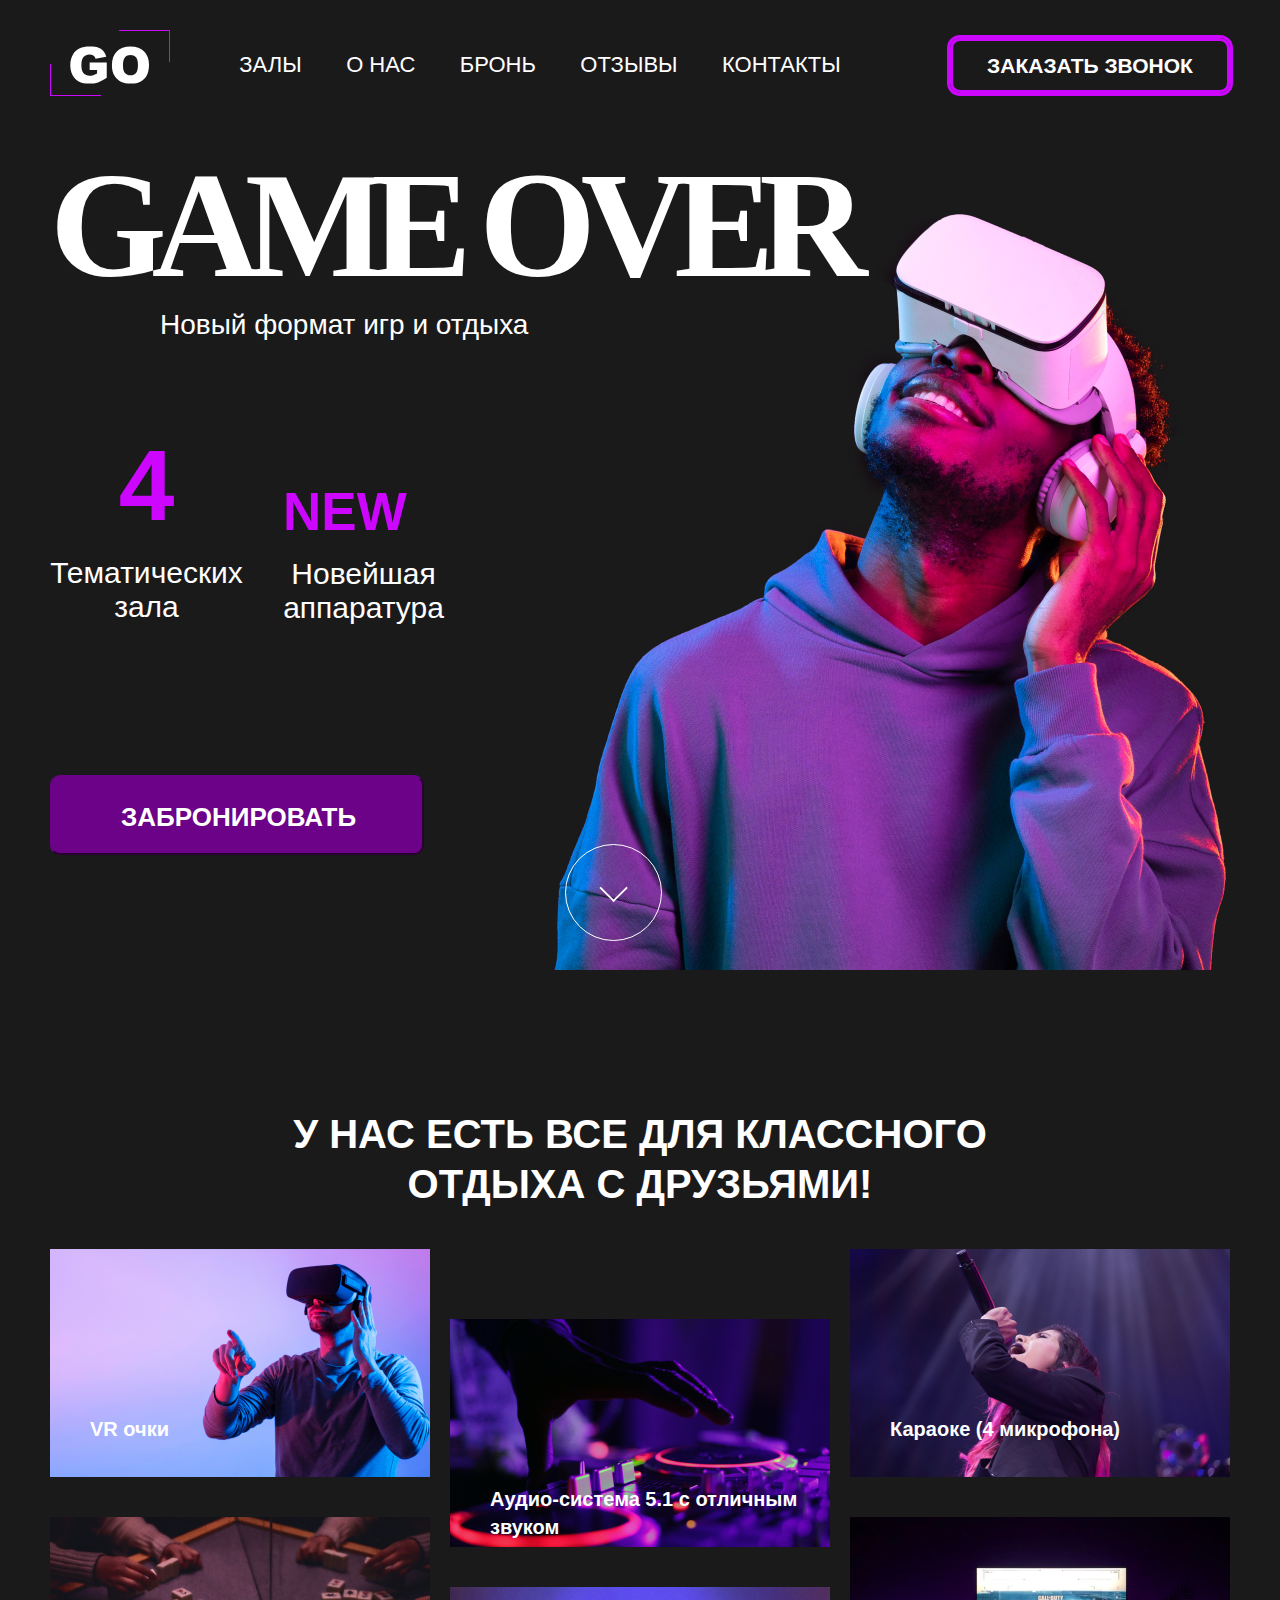
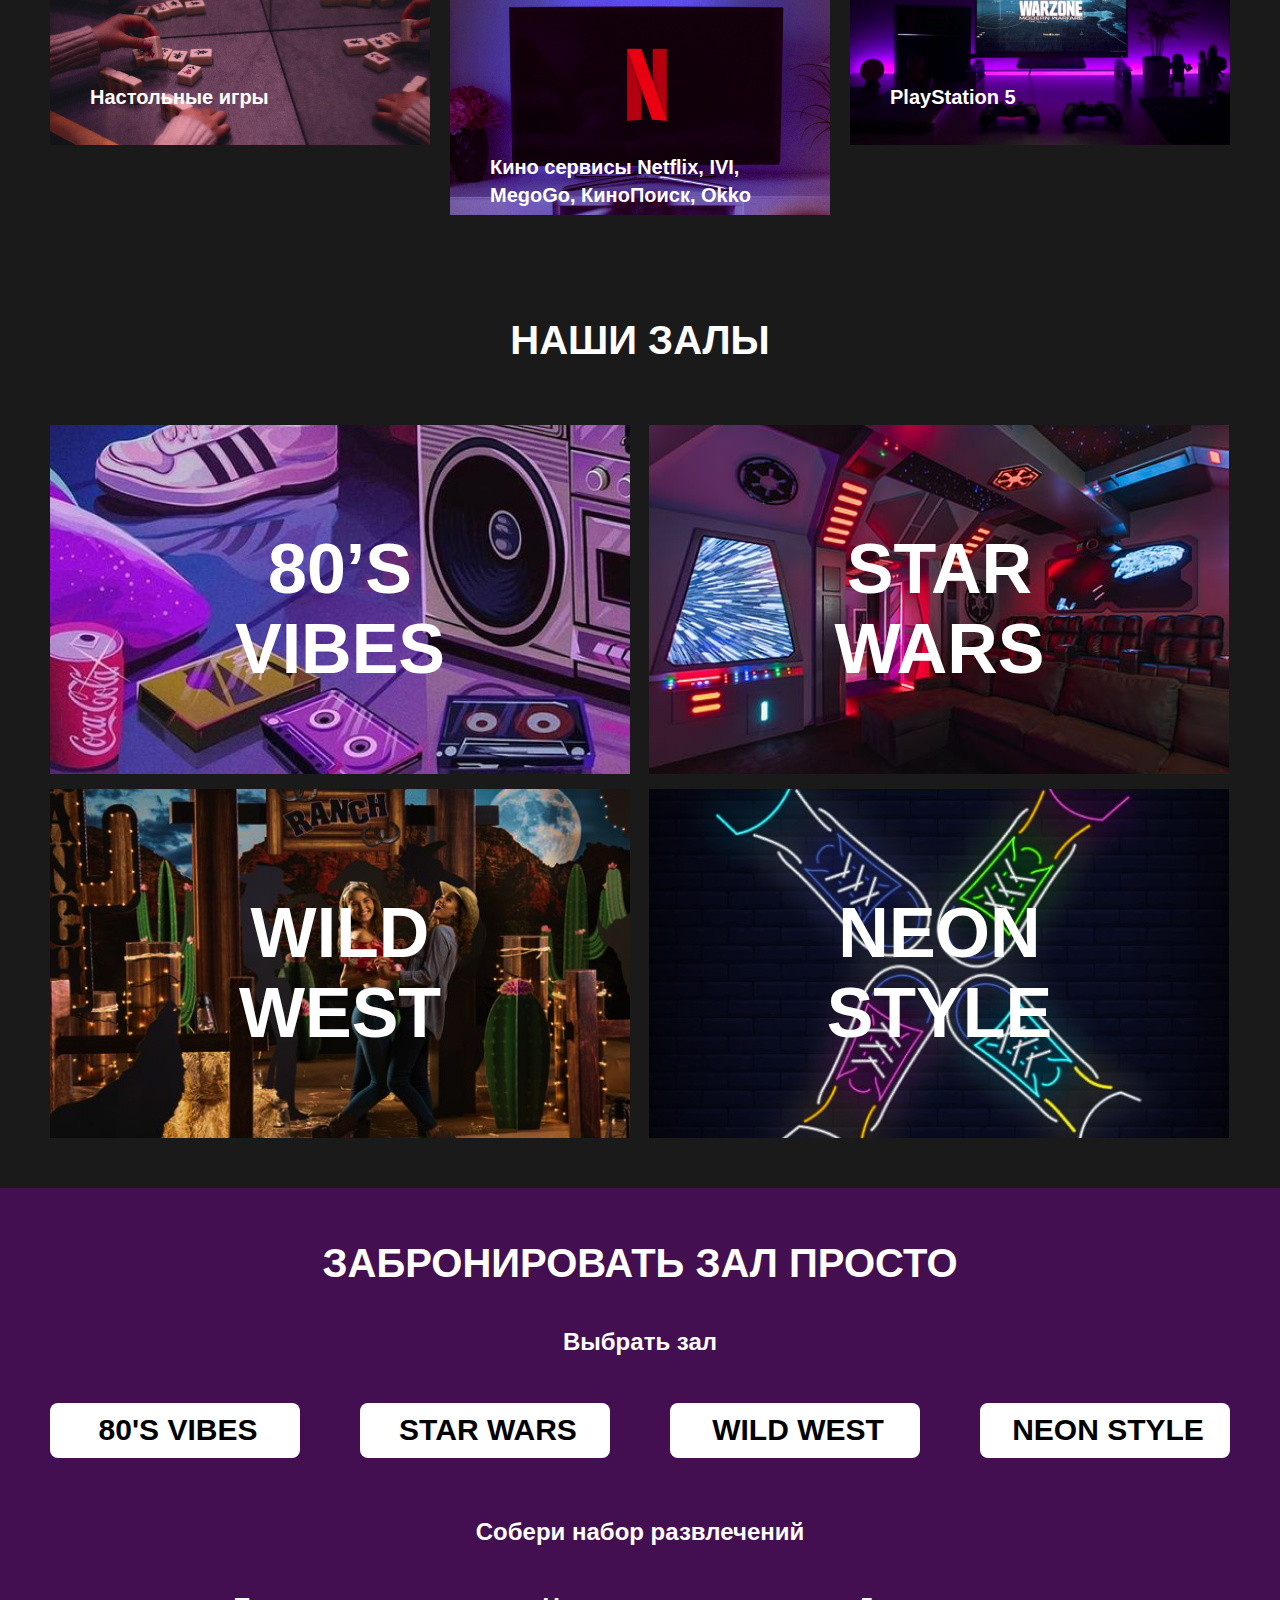
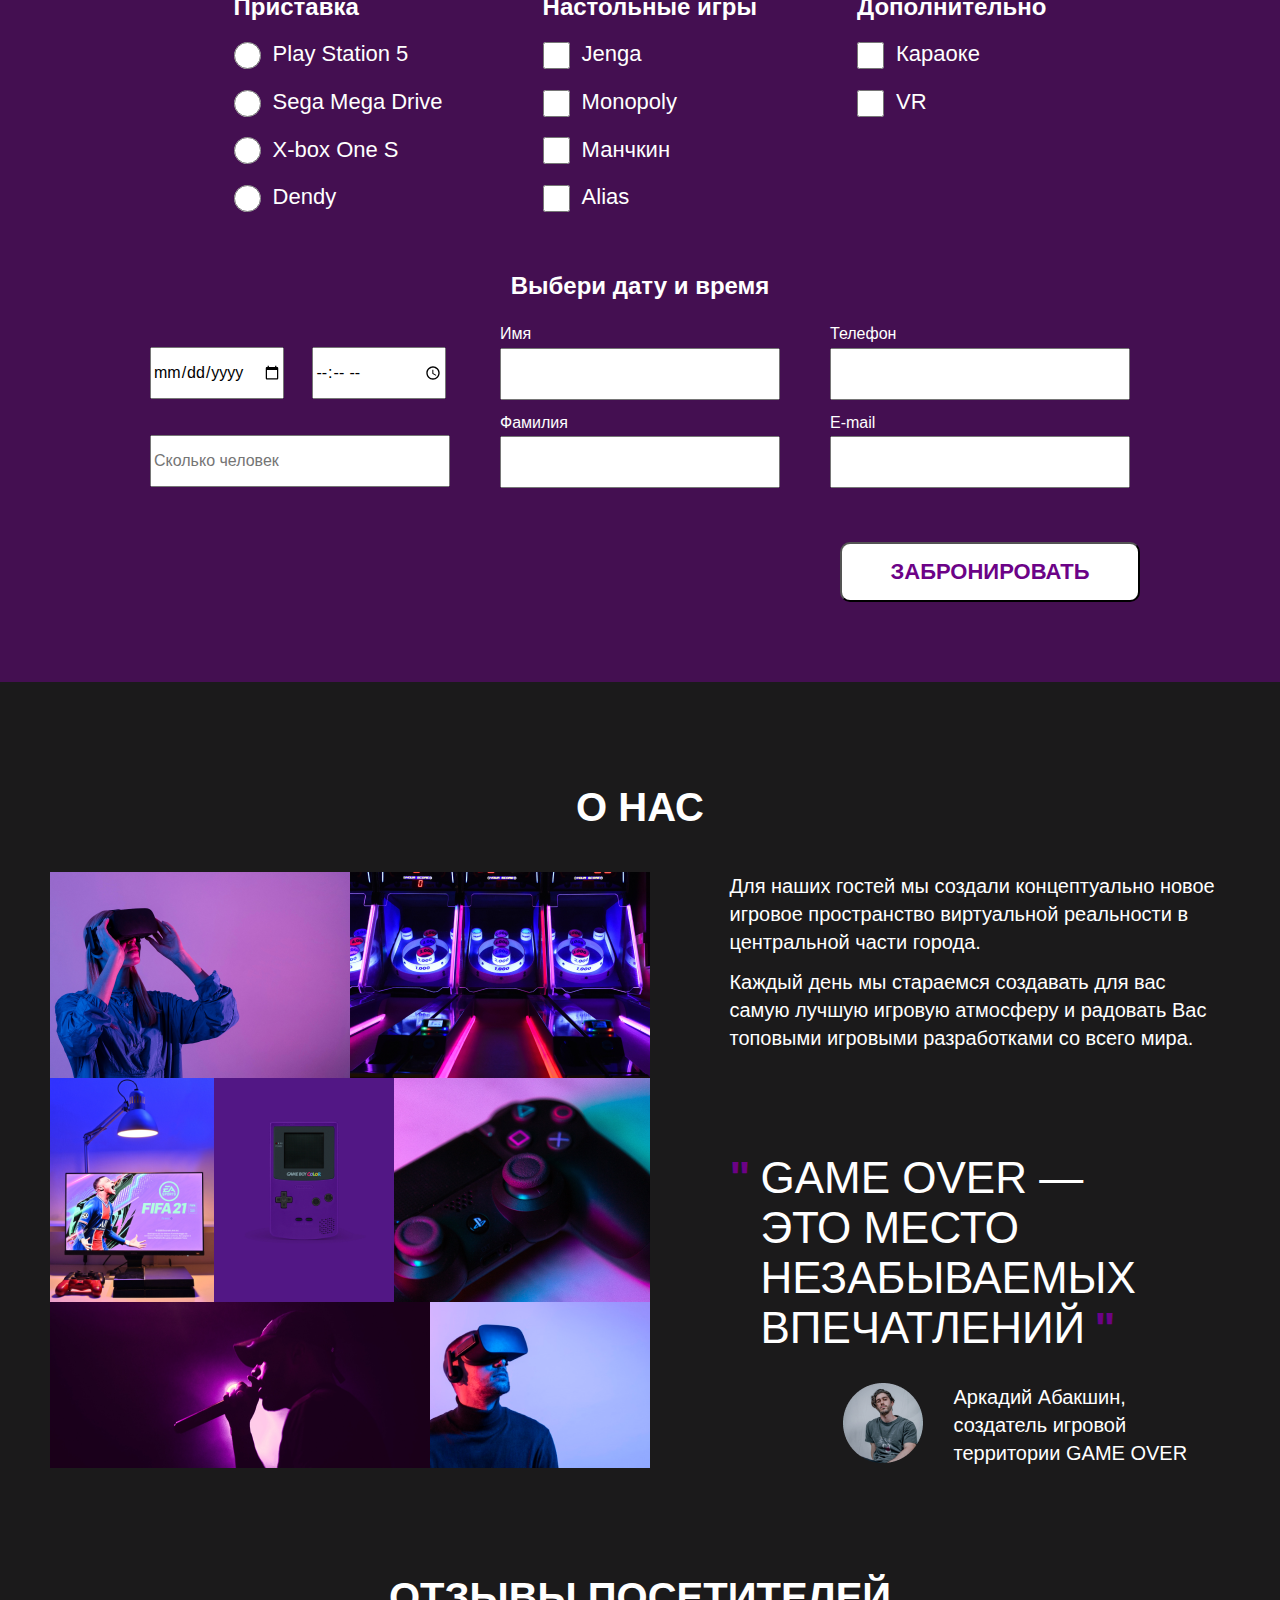
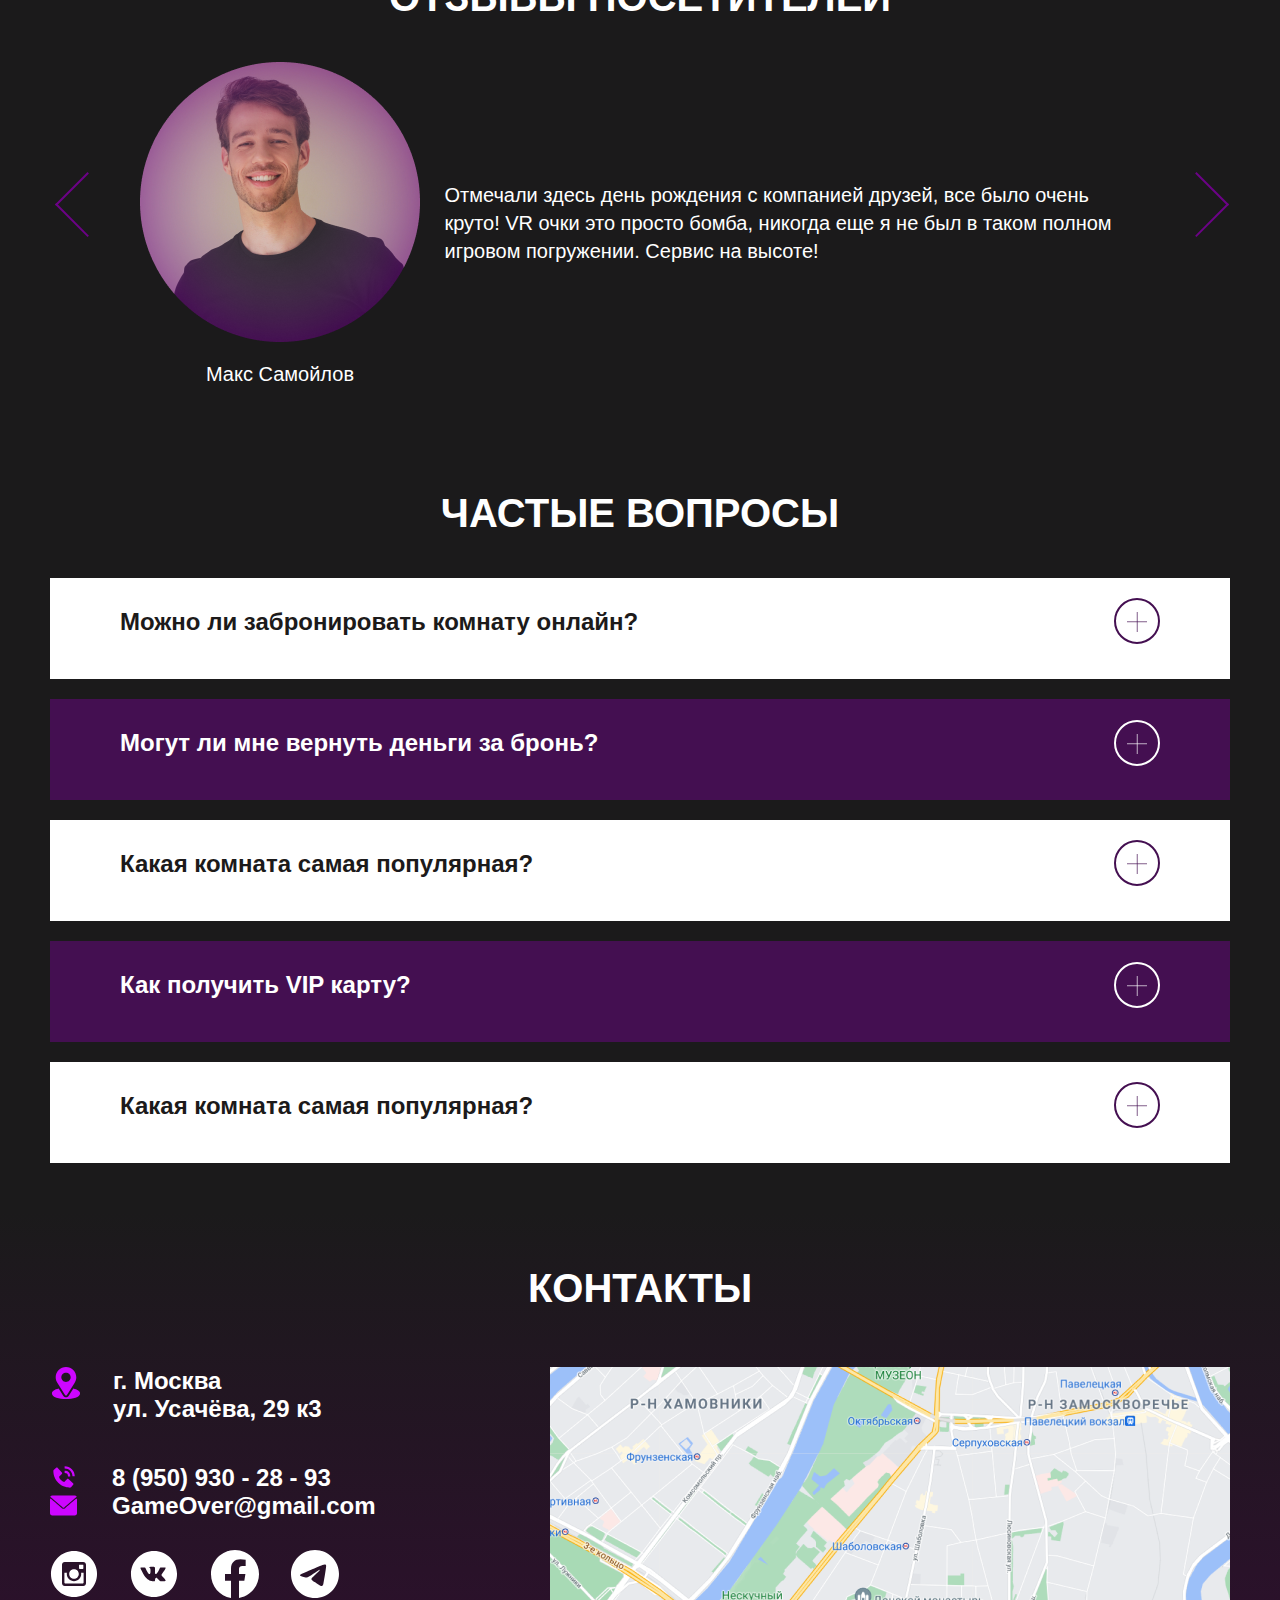
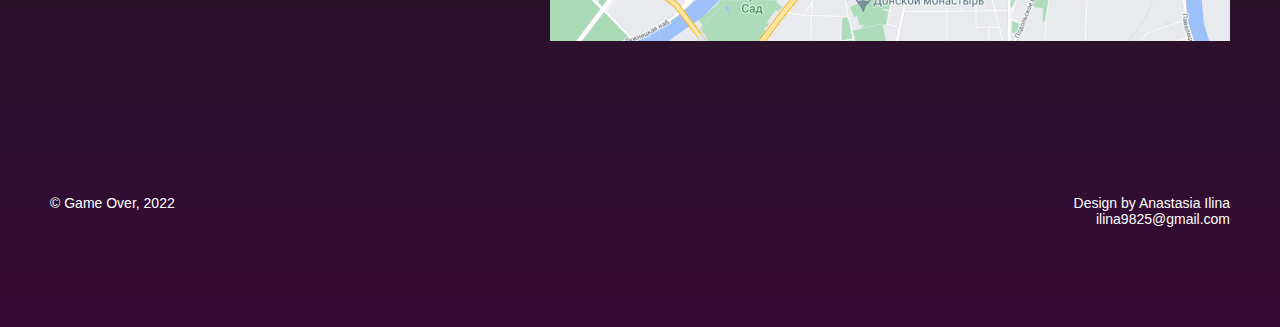
<file: index.html>
<!DOCTYPE html>
<html lang="ru">
<head>
  <meta charset="UTF-8">
  <title>GO</title>
  <link rel="icon" type="image/svg+xml" href="head/img/icon.svg">
  <link rel="stylesheet" href="style/style.css">
  <meta name="viewport" content="width=device-width, initial-scale=1">
  <script src="scripts/script.js" defer></script>
</head>
<body>

<header>
  <div class="container-menu">
    <div class="menu__adaptive">
      <div class="menu">
        <a href="index.html">
          <img class="menu__img" src="menu/img/logo.svg" alt="GO">
        </a>

        <div class="menu__nav">

          <img class="menu__img-menu" src="menu/img/menu.svg" alt="menu">

          <ul class="menu__list">
            <li class="menu__item">
              <a href="#zal">ЗАЛЫ</a>
            </li>
            <li class="menu__item">
              <a href="#about">О НАС</a>
            </li>
            <li class="menu__item">
              <a href="#order">БРОНЬ</a>
            </li>
            <li class="menu__item">
              <a href="#feedback">ОТЗЫВЫ</a>
            </li>
            <li class="menu__item">
              <a href="#contacts">КОНТАКТЫ</a>
            </li>
          </ul>
        </div>

        <button class="menu__order">Заказать звонок</button>
      </div>

      <div class="menu__nav-mobile">
        <ul class="menu__list">
          <li class="menu__item">
            <a href="#zal">ЗАЛЫ</a>
          </li>
          <li class="menu__item">
            <a href="#about">О НАС</a>
          </li>
          <li class="menu__item">
            <a href="#order">БРОНЬ</a>
          </li>
          <li class="menu__item">
            <a href="#feedback">ОТЗЫВЫ</a>
          </li>
          <li class="menu__item">
            <a href="#contacts">КОНТАКТЫ</a>
          </li>
        </ul>

        <button class="menu__order">Заказать звонок</button>
      </div>
    </div>

  </div>
</header>

<main>
  <div class="modal">
    <div class="modal__main">
      <h2 class="modal__heading">
        Заказать звонок
      </h2>
      <form action="">
        <label class="modal__label">Имя:
          <input class="modal__input" type="text" name="name">
        </label>
        <label class="modal__label">Телефон:
          <input class="modal__input" type="tel" name="phone">
        </label >
        <button class="modal__submit" type="submit">Позвонить мне</button>
      </form>
      <button class="modal__close">&#10006;</button>
    </div>
  </div>
  <section class="banner">
    <div class="container">

      <h1 class="banner__start-word">
        GAME OVER
      </h1>
      <p class="banner__text">
        Новый формат игр и отдыха
      </p>

      <div class="banner__blocks">
        <div class="banner__block1">
          <p class="banner__1tittle1">4</p>
          <p class="banner__1tittle2">
            <span>
            Тематических
            </span><span>
            зала
            </span>
          </p>
        </div>

        <div class="banner__block2">
          <p class="banner__2tittle1">new</p>
          <p class="banner__2tittle2">Новейшая
            аппаратура
          </p>
        </div>
        <a class="banner__circle" href="#happy"></a>
      </div>

      <form action="#order" class="banner__form">
        <button class="banner__p-checkbox" alt="Забронировать">
          Забронировать
        </button>
      </form>

    </div>
  </section>

  <section class="happy" id="happy">
    <div class="container">
      <h2 class="happy__text"><p>У нас есть все для классного</p>
        <p>отдыха с друзьями!</p></h2>

      <ul class="happy__list">
        <li class="happy__item happy__item_1 happy__item_1-img">
          <p class="happy__p">
            VR очки
          </p>
        </li>
        <li class="happy__item happy__item_2 happy__item_2-img">
          <p class="happy__p">
            Аудио-система 5.1
            с отличным звуком
          </p>
        </li>
        <li class="happy__item happy__item_3 happy__item_3-img">
          <p class="happy__p">
            Караоке (4 микрофона)
          </p>
        </li>
        <li class="happy__item happy__item_4 happy__item_4-img">
          <p class="happy__p">
            Настольные игры
          </p>
        </li>
        <li class="happy__item happy__item_5 happy__item_5-img">
          <p class="happy__p">
            Кино сервисы Netflix, IVI, MegoGo, КиноПоиск, Okko
          </p>
        </li>
        <li class="happy__item happy__item_6 happy__item_6-img">
          <p class="happy__p">
            РlаyStаtiоn 5
          </p>
        </li>
      </ul>

    </div>
  </section>

  <section class="halls" id="zal">
    <div class="container">

      <h2 class="halls__text">Наши залы</h2>

        <div class="halls__block">
          <p class="halls__block-text halls__block1 halls__bloc-uni">
            <span>
            80’s
            </span><span>
            vibes
          </span>
          </p>
        </div>

        <div class="halls__block">
          <p class="halls__block-text halls__bloc-uni halls__block2"><span>Star</span><span>wars</span></p>
        </div>

        <div class="halls__block">
          <p class="halls__block-text halls__bloc-uni halls__block3"><span>wild</span><span>west</span></p>
        </div>

        <div class="halls__block">
          <p class="halls__block-text halls__bloc-uni halls__block4"><span>neon</span><span>style</span></p>
        </div>

    </div>
  </section>

  <section class="form" id="order">
    <div class="container">

    <h2 class="form__title">
      Забронировать зал просто
    </h2>
      <!--TODO Доделать стили input radio класс:checked::псевдоэдлементы-->
    <form action="https://jsonplaceholder.typicode.com/posts" method="POST">
      <h3 class="form__main-text">Выбрать зал</h3>
      <div class="form__list-halls">
        <label class="form__item" for="halls1">
            <input type="radio" name="halls" id="halls1" value="80's">80's vibes
        </label>
        <label class="form__item" for="halls2">
            <input type="radio" name="halls" id="halls2" value="SW">Star Wars
        </label>
        <label class="form__item" for="halls3">
            <input type="radio" name="halls" id="halls3" value="Ww">Wild west
        </label>
        <label class="form__item" for="halls4">
            <input type="radio" name="halls" id="halls4" value="Nn">Neon style
        </label>
      </div>
        <h3 class="form__main-text">Собери набор развлечений</h3>

      <div class="form__main-item">
        <div class="form__list-pr">
          <h3 class="form__text-pr">Приставка</h3>
          <label class="form__item-pr" for="pr1">
            <input class="form__style" type="radio" name="gamepad" id="pr1" value="PS5">Play Station 5
          </label>
          <label class="form__item-pr" for="pr2">
            <input class="form__style" type="radio" name="gamepad" id="pr2" value="SMD">Sega Mega Drive
          </label>
          <label class="form__item-pr" for="pr3">
            <input class="form__style" type="radio" name="gamepad" id="pr3" value="X-BoxOS">X-box One S
          </label>
          <label class="form__item-pr" for="pr4">
            <input class="form__style" type="radio" name="gamepad" id="pr4" value="Dendy">Dendy
          </label>
        </div>

      <div class="form__list-pr">
        <h3 class="form__text-pr">Настольные игры</h3>
        <label class="form__item-pr" for="g1">
          <input class="form__style" type="checkbox" name="games" id="g1" value="Jenga">Jenga
        </label>
        <label class="form__item-pr" for="g2">
          <input class="form__style" type="checkbox" name="games" id="g2" value="Monopoly">Monopoly
        </label>
        <label class="form__item-pr" for="g3">
          <input class="form__style" type="checkbox" name="games" id="g3" value="Манчкин">Манчкин
        </label>
        <label class="form__item-pr" for="g4">
          <input class="form__style" type="checkbox" name="games" id="g4" value="Alias">Alias
        </label>
      </div>

      <div class="form__list-pr">
        <h3 class="form__text-pr">Дополнительно</h3>
        <label class="form__item-pr" for="a1">
          <input class="form__style" type="checkbox" name="additionally" id="a1" value="karaoke">Караоке
        </label>
        <label class="form__item-pr" for="a2">
          <input class="form__style" type="checkbox" name="additionally" id="a2" value="VR">VR
        </label>
      </div>
      </div>

      <h3 class="form__main-text">Выбери дату и время</h3>

      <div class="form__date-time_768">
        <label class="form__list-date form__list-date2" for="date1">
          <input class="form__item-date" type="date" id="date1" required name="date">
        </label>
        <label class="form__list-date form__list-date2-2" for="time1">
          <input class="form__item-date" name="time" type="time" id="time1" required>
        </label>
        <label class="form__list-hm" for="howmuch2">
          <input class="form__item-hm" type="number" placeholder="Сколько человек" name="number" id="howmuch2" required>
        </label>
      </div>

      <div class="form__some-blocks">
      <div class="form__date-time">
      <label class="form__list-date form__list-date2" for="date">
        <input class="form__item-date" type="date" id="date" required name="date">
      </label>
      <label class="form__list-date form__list-date2-2" for="time">
        <input class="form__item-date" name="time" type="time" id="time" required>
      </label>
      <label class="form__list-hm" for="howmuch">
        <input class="form__item-hm" type="number" placeholder="Сколько человек" name="number" id="howmuch" required>
      </label>
      </div>


      <div class="form__name">
        <label class="form__blocks-name">
          <span class="forms__span">Имя</span>
          <input class="form__block" type="text" name="name" required>
        </label>
        <label class="form__blocks-surname">
          <span class="forms__span">Фамилия</span>
          <input class="form__block" type="text" name="surname" required>
        </label>
      </div>

      <div class="form__contacts">
        <label class="form__blocks-contacts">
          <span class="forms__span">
            Телефон
          </span>
          <input class="form__blocks" type = "tel" name="tel" required pattern = "^\+?[7-8]-?[0-9]{3}-?[0-9]{3}-?[0-9]{2}-?[0-9]{2}$" title="+7-___-___-__-__">
        </label>
        <label>
          <span class="forms__span">
            E-mail
          </span>
          <input class="form__blocks" type="email" name="email" required>
        </label>
      </div>
      </div>


      <label class="form__submits">
        <input class="form__submit" type = "submit" name="submit" value = "Забронировать">
      </label>


    </form>
    </div>
  </section>

  <section class="about" id="about">
    <div class="container">

      <h2 class="about__start-word">О нас</h2>

        <div class="about__block about__block-1">
        </div>

        <div class="about__block about__block-2">
          <div class="about__text">
            <p class="about__into-text-1">
              Для наших гостей мы создали концептуально новое игровое
              пространство виртуальной реальности
              в центральной части города.
            </p>
            <p class="about__into-text-2">
              Каждый день мы стараемся создавать
              для вас самую лучшую игровую атмосферу
              и радовать Вас топовыми игровыми разработками
              со всего мира.
            </p>
          </div>

          <article class="about__heading">
            <p>
              GAME OVER —
            </p>
            <p>
              это место незабываемых впечатлений
            </p>
          </article>

          <article class="about__heading-2">
            <p>
              GAME OVER — это
            </p>
            <p>
              место незабываемых
            </p>
            <p>
              впечатлений
            </p>
          </article>

          <figure class="about__boss">
            <img class="about__img" src="about/img/boss.png" alt="boss">
            <figcaption class="about__name-of-boss">
              <p>
                Аркадий Абакшин,
              </p>
              <p>
                создатель игровой
              </p>
              <p>
                территории GAME OVER
              </p>
            </figcaption>
          </figure>
        </div>

      <div class="about__block about__text_768">
        <p class="about__into-text-1_768">
          Для наших гостей мы создали концептуально новое игровое
          пространство виртуальной реальности
          в центральной части города.
        </p>
        <p class="about__into-text-2_768">
          Каждый день мы стараемся создавать
          для вас самую лучшую игровую атмосферу
          и радовать Вас топовыми игровыми разработками
          со всего мира.
        </p>
      </div>

        <article class="about__heading_768">
          <p>
            GAME OVER — это место
          </p>
          <p>
            незабываемых впечатлений
          </p>
        </article>

        <figure class="about__boss_768">
          <img src="about/img/boss.png" alt="boss">
          <figcaption>
            <p>
              Аркадий Абакшин,
            </p>
            <p>
              создатель игровой
            </p>
            <p>
              территории GAME OVER
            </p>
          </figcaption>
        </figure>
      </div>
  </section>

  <section class="feedback" id="feedback">
    <div class="container">
      <h2 class="feedback__start-word">Отзывы посетителей</h2>

      <ul class="feedback__main-block">
        <li class="feedback__blocks">
          <figure class="feedback__block feedback__block-1 feedback__block-text ">
            <img class="feedback__img feedback__img-1" src="feedback/img/person.png" alt="first person">
            <figcaption>
              Макс Самойлов
            </figcaption>
          </figure>

          <p class="feedback__block feedback__block-2">Отмечали здесь день рождения с компанией друзей, все было очень круто! VR очки это просто бомба, никогда еще я не был в таком полном игровом погружении. Сервис на высоте!</p>
        </li>
    </ul>

    </div>
  </section>

  <section class="questions">
    <div class="container">

      <h2 class="questions__start-word">Частые вопросы</h2>

      <ul>
        <li class="questions__block questions__block-white ">
          <h3>
            <button class="questions__button questions__text-white">
              <span class="questions__text">
                Можно ли забронировать комнату онлайн?
              </span>
            </button>
          </h3>
            <div class="questions__text-wrapper">
              <p class="questions__text-footer">
                Да, забронировать комнату вы можете онлайн, заполнив форму на нашем сайте. Также вы можете забронировать комнату позвонив по телефону 8 (999) 958 - 48 - 38
              </p>
            </div>
        </li>

        <li class="questions__block questions__block-purple ">
          <h3>
            <button class="questions__button questions__text-purple">
              <span class="questions__text">
              Могут ли мне вернуть деньги за бронь?
            </span>
            </button>
          </h3>
          <div class="questions__text-wrapper">
            <p class="questions__text-footer questions__text-footer-purple">
              Да, забронировать комнату вы можете онлайн, заполнив форму на нашем сайте. Также вы можете забронировать комнату позвонив по телефону 8 (999) 958 - 48 - 38
            </p>
          </div>
        </li>

        <li class="questions__block questions__block-white ">
          <h3>
            <button class="questions__button questions__text-white">
              <span class="questions__text">
                Какая комната самая популярная?
              </span>
            </button>
          </h3>
          <div class="questions__text-wrapper">
            <p class="questions__text-footer">
              Да, забронировать комнату вы можете онлайн, заполнив форму на нашем сайте. Также вы можете забронировать комнату позвонив по телефону 8 (999) 958 - 48 - 38
            </p>
          </div>
        </li>

        <li class="questions__block questions__block-purple ">
          <h3>
            <button class="questions__button questions__text-purple">
              <span class="questions__text">
              Как получить VIP карту?
            </span>
            </button>
          </h3>
          <div class="questions__text-wrapper">
            <p class="questions__text-footer questions__text-footer-purple">
              Да, забронировать комнату вы можете онлайн, заполнив форму на нашем сайте. Также вы можете забронировать комнату позвонив по телефону 8 (999) 958 - 48 - 38
            </p>
          </div>
        </li>


        <li class="questions__block questions__block-white ">
          <h3>
            <button class="questions__button questions__text-white">
              <span class="questions__text">
                Какая комната самая популярная?
              </span>
            </button>
          </h3>
          <div class="questions__text-wrapper">
            <p class="questions__text-footer">
              Да, забронировать комнату вы можете онлайн, заполнив форму на нашем сайте. Также вы можете забронировать комнату позвонив по телефону 8 (999) 958 - 48 - 38
            </p>
          </div>
        </li>
      </ul>

    </div>
  </section>

</main>

<footer>
  <section class="contacts" id="contacts">
    <div class="container">

      <h2 class="contacts__text">Контакты</h2>

      <div class="contacts__blocks">
        <div class="contacts__blocks1">
      <ul class="contacts__block">
        <li class="contacts__block-adres contacts__link_adres" >
          <p class="contacts__link contacts__link_p">
            <span>г. Москва</span>
            <span>ул. Усачёва, 29 к3</span>
          </p>

        </li>
        <li>
          <a class="contacts__link contacts__link_phone contacts__link_a" href = "tel:89509302893">
            8 (950) 930 - 28 - 93
          </a>
        </li>
        <li>
          <a class="contacts__link contacts__link_mail contacts__link_a" href = "mailto:info@vrmotion.com.ua">
            GameOver@gmail.com
          </a>
        </li>
      </ul>

      <ul class="contacts__messagers">
        <li class="contacts__mes">
          <a href="https://instagram.com" class="contacts__links" aria-label="Ссылка">
            <svg  width="50" height="50" fill="currentColor" viewbox="0 0 50 50" xmlns="http://www.w3.org/2000/svg">
              <path d="M32.5001 24.9998C32.5001 26.9889 31.71 28.8965 30.3034 30.3031C28.8969 31.7096 26.9892 32.4998 25.0001 32.4998C23.011 32.4998 21.1033 31.7096 19.6968 30.3031C18.2903 28.8965 17.5001 26.9889 17.5001 24.9998C17.5001 24.5723 17.5451 24.1548 17.6226 23.7498H15.0001V33.7423C15.0001 34.4373 15.5626 34.9998 16.2576 34.9998H33.7451C34.0782 34.9991 34.3974 34.8663 34.6327 34.6306C34.868 34.3948 35.0001 34.0753 35.0001 33.7423V23.7498H32.3776C32.4551 24.1548 32.5001 24.5723 32.5001 24.9998ZM25.0001 29.9998C25.6569 29.9996 26.3072 29.8701 26.9139 29.6186C27.5206 29.3671 28.0719 28.9986 28.5362 28.534C29.0005 28.0695 29.3687 27.5181 29.6199 26.9112C29.8711 26.3044 30.0003 25.654 30.0001 24.9973C30 24.3405 29.8704 23.6902 29.6189 23.0835C29.3675 22.4767 28.9989 21.9255 28.5344 21.4612C28.0699 20.9969 27.5185 20.6287 26.9116 20.3775C26.3048 20.1263 25.6544 19.9971 24.9976 19.9973C23.6712 19.9976 22.3993 20.5248 21.4616 21.463C20.5239 22.4011 19.9973 23.6733 19.9976 24.9998C19.998 26.3262 20.5252 27.5981 21.4633 28.5358C22.4015 29.4735 23.6737 30.0001 25.0001 29.9998ZM31.0001 19.7498H33.9976C34.1968 19.7498 34.3878 19.6708 34.5288 19.5302C34.6699 19.3897 34.7495 19.1989 34.7501 18.9998V16.0023C34.7501 15.8027 34.6708 15.6113 34.5297 15.4702C34.3886 15.329 34.1972 15.2498 33.9976 15.2498H31.0001C30.8005 15.2498 30.6091 15.329 30.468 15.4702C30.3269 15.6113 30.2476 15.8027 30.2476 16.0023V18.9998C30.2501 19.4123 30.5876 19.7498 31.0001 19.7498ZM25.0001 0.999756C18.6349 0.999756 12.5304 3.52832 8.02956 8.02919C3.52869 12.5301 1.00012 18.6346 1.00012 24.9998C1.00012 31.365 3.52869 37.4694 8.02956 41.9703C12.5304 46.4712 18.6349 48.9998 25.0001 48.9998C28.1518 48.9998 31.2727 48.379 34.1845 47.1729C37.0963 45.9667 39.7421 44.1989 41.9707 41.9703C44.1993 39.7417 45.9671 37.096 47.1732 34.1842C48.3793 31.2723 49.0001 28.1515 49.0001 24.9998C49.0001 21.848 48.3793 18.7272 47.1732 15.8154C45.9671 12.9035 44.1993 10.2578 41.9707 8.02919C39.7421 5.80059 37.0963 4.03276 34.1845 2.82665C31.2727 1.62053 28.1518 0.999756 25.0001 0.999756ZM37.5001 34.7223C37.5001 36.2498 36.2501 37.4998 34.7226 37.4998H15.2776C13.7501 37.4998 12.5001 36.2498 12.5001 34.7223V15.2773C12.5001 13.7498 13.7501 12.4998 15.2776 12.4998H34.7226C36.2501 12.4998 37.5001 13.7498 37.5001 15.2773V34.7223Z"/>
            </svg>
          </a>
        </li>
        <li class="contacts__mes">
          <a href="https://vk.com" class="contacts__links" aria-label="Ссылка">
            <svg width="50" height="50" fill="currentColor" viewbox="0 0 50 50" xmlns="http://www.w3.org/2000/svg">
              <path d="M25.0001 1C11.7451 1 1.00012 11.745 1.00012 25C1.00012 38.255 11.7451 49 25.0001 49C38.2551 49 49.0001 38.255 49.0001 25C49.0001 11.745 38.2551 1 25.0001 1ZM34.2301 28.0775C34.2301 28.0775 36.3526 30.1725 36.8751 31.145C36.8901 31.165 36.8976 31.185 36.9026 31.195C37.1151 31.5525 37.1651 31.83 37.0601 32.0375C36.8851 32.3825 36.2851 32.5525 36.0801 32.5675H32.3301C32.0701 32.5675 31.5251 32.5 30.8651 32.045C30.3576 31.69 29.8576 31.1075 29.3701 30.54C28.6426 29.695 28.0126 28.965 27.3776 28.965C27.297 28.9649 27.2168 28.9775 27.1401 29.0025C26.6601 29.1575 26.0451 29.8425 26.0451 31.6675C26.0451 32.2375 25.5951 32.565 25.2776 32.565H23.5601C22.9751 32.565 19.9276 32.36 17.2276 29.5125C13.9226 26.025 10.9476 19.03 10.9226 18.965C10.7351 18.5125 11.1226 18.27 11.5451 18.27H15.3326C15.8376 18.27 16.0026 18.5775 16.1176 18.85C16.2526 19.1675 16.7476 20.43 17.5601 21.85C18.8776 24.165 19.6851 25.105 20.3326 25.105C20.454 25.1036 20.5733 25.0727 20.6801 25.015C21.5251 24.545 21.3676 21.5325 21.3301 20.9075C21.3301 20.79 21.3276 19.56 20.8951 18.97C20.5851 18.5425 20.0576 18.38 19.7376 18.32C19.8671 18.1413 20.0378 17.9964 20.2351 17.8975C20.8151 17.6075 21.8601 17.565 22.8976 17.565H23.4751C24.6001 17.58 24.8901 17.6525 25.2976 17.755C26.1226 17.9525 26.1401 18.485 26.0676 20.3075C26.0451 20.825 26.0226 21.41 26.0226 22.1C26.0226 22.25 26.0151 22.41 26.0151 22.58C25.9901 23.5075 25.9601 24.56 26.6151 24.9925C26.7006 25.0461 26.7993 25.0746 26.9001 25.075C27.1276 25.075 27.8126 25.075 29.6676 21.8925C30.2397 20.8681 30.7369 19.8037 31.1551 18.7075C31.1926 18.6425 31.3026 18.4425 31.4326 18.365C31.5286 18.3161 31.6349 18.2912 31.7426 18.2925H36.1951C36.6801 18.2925 37.0126 18.365 37.0751 18.5525C37.1851 18.85 37.0551 19.7575 35.0226 22.51L34.1151 23.7075C32.2726 26.1225 32.2726 26.245 34.2301 28.0775Z" />
            </svg>

          </a>
        </li>
        <li class="contacts__mes">
          <a href="https://facebook.com" class="contacts__links" aria-label="Ссылка">
            <svg width="50" height="50" fill="currentColor" viewbox="0 0 50 50" xmlns="http://www.w3.org/2000/svg">
              <g clip-path="url(#clip0_0_57)">
                <path clip-rule="evenodd" d="M0.00012207 25.1396C0.00012207 37.5687 9.02721 47.9042 20.8335 50V31.9437H14.5835V25H20.8335V19.4438C20.8335 13.1937 24.8605 9.72292 30.5564 9.72292C32.3605 9.72292 34.3064 10 36.1105 10.2771V16.6667H32.9168C29.8605 16.6667 29.1668 18.1937 29.1668 20.1396V25H35.8335L34.723 31.9437H29.1668V50C40.973 47.9042 50.0001 37.5708 50.0001 25.1396C50.0001 11.3125 38.7501 0 25.0001 0C11.2501 0 0.00012207 11.3125 0.00012207 25.1396Z"/>
              </g>
              <defs>
                <clipPath id="clip0_0_57">
                  <rect width="50" height="50"  transform="translate(0.00012207)"/>
                </clipPath>
              </defs>
            </svg>

          </a>
        </li>
        <li class="contacts__mes">
          <a  href="https://telegram.com" class="contacts__links" aria-label="Ссылка">
            <svg width="50" height="50" fill="currentColor" viewbox="0 0 50 50" xmlns="http://www.w3.org/2000/svg">
              <g clip-path="url(#clip0_0_60)">
                <path d="M50.0001 25C50.0001 31.6304 47.3662 37.9893 42.6778 42.6777C37.9894 47.3661 31.6305 50 25.0001 50C18.3697 50 12.0109 47.3661 7.32245 42.6777C2.63404 37.9893 0.00012207 31.6304 0.00012207 25C0.00012207 18.3696 2.63404 12.0107 7.32245 7.32233C12.0109 2.63392 18.3697 0 25.0001 0C31.6305 0 37.9894 2.63392 42.6778 7.32233C47.3662 12.0107 50.0001 18.3696 50.0001 25ZM25.897 18.4563C23.4657 19.4688 18.6032 21.5625 11.3157 24.7375C10.1345 25.2062 9.51262 25.6687 9.45637 26.1187C9.36262 26.8781 10.3157 27.1781 11.6126 27.5875L12.1595 27.7594C13.4345 28.175 15.1532 28.6594 16.0439 28.6781C16.8564 28.6969 17.7595 28.3656 18.7564 27.6781C25.5657 23.0813 29.0814 20.7594 29.3001 20.7094C29.4564 20.6719 29.6751 20.6281 29.8189 20.7594C29.9657 20.8875 29.9501 21.1344 29.9345 21.2C29.8407 21.6031 26.1001 25.0781 24.1657 26.8781C23.5626 27.4406 23.1345 27.8375 23.047 27.9281C22.8543 28.125 22.6585 28.3188 22.4595 28.5094C21.272 29.6531 20.3845 30.5094 22.5064 31.9094C23.5282 32.5844 24.347 33.1375 25.1626 33.6937C26.0501 34.3 26.9376 34.9031 28.0876 35.6594C28.3782 35.8469 28.6595 36.05 28.9314 36.2437C29.9657 36.9812 30.9001 37.6437 32.047 37.5375C32.7157 37.475 33.4064 36.85 33.7564 34.975C34.5845 30.5469 36.2126 20.9562 36.5876 17.0031C36.6105 16.6745 36.5969 16.3444 36.547 16.0187C36.5176 15.756 36.3904 15.5139 36.1907 15.3406C35.9064 15.1443 35.5674 15.0427 35.222 15.05C34.2845 15.0656 32.8376 15.5688 25.897 18.4563Z"/>
              </g>
              <defs>
                <clipPath id="clip0_0_60">
                  <rect width="50" height="50" transform="translate(0.00012207)"/>
                </clipPath>
              </defs>
            </svg>
          </a>
        </li>
      </ul>
        </div>

        <div class="contacts__blocks2">
          <img src="contacts/img/map.png" alt="map">
        </div>

        <div class="contacts__blocks2-2">
          <img src="contacts/img/map2.png" alt="map">
        </div>

        <div class="contacts__blocks2-3">
          <img src="contacts/img/map3.png" alt="map">
        </div>
      </div>

      <div class="contacts__footer">
        <p>
          © Game Over, 2022
        </p>
        <div class="contacts__fot-text">
          <p>
            Design by Anastasia Ilina
          </p>
          <p>
            <a class="contacts__mailto" href="mailto:ilina9825@gmail.com">ilina9825@gmail.com</a>
          </p>
        </div>
      </div>
    </div>
  </section>
</footer>

</body>
</html>
</file>
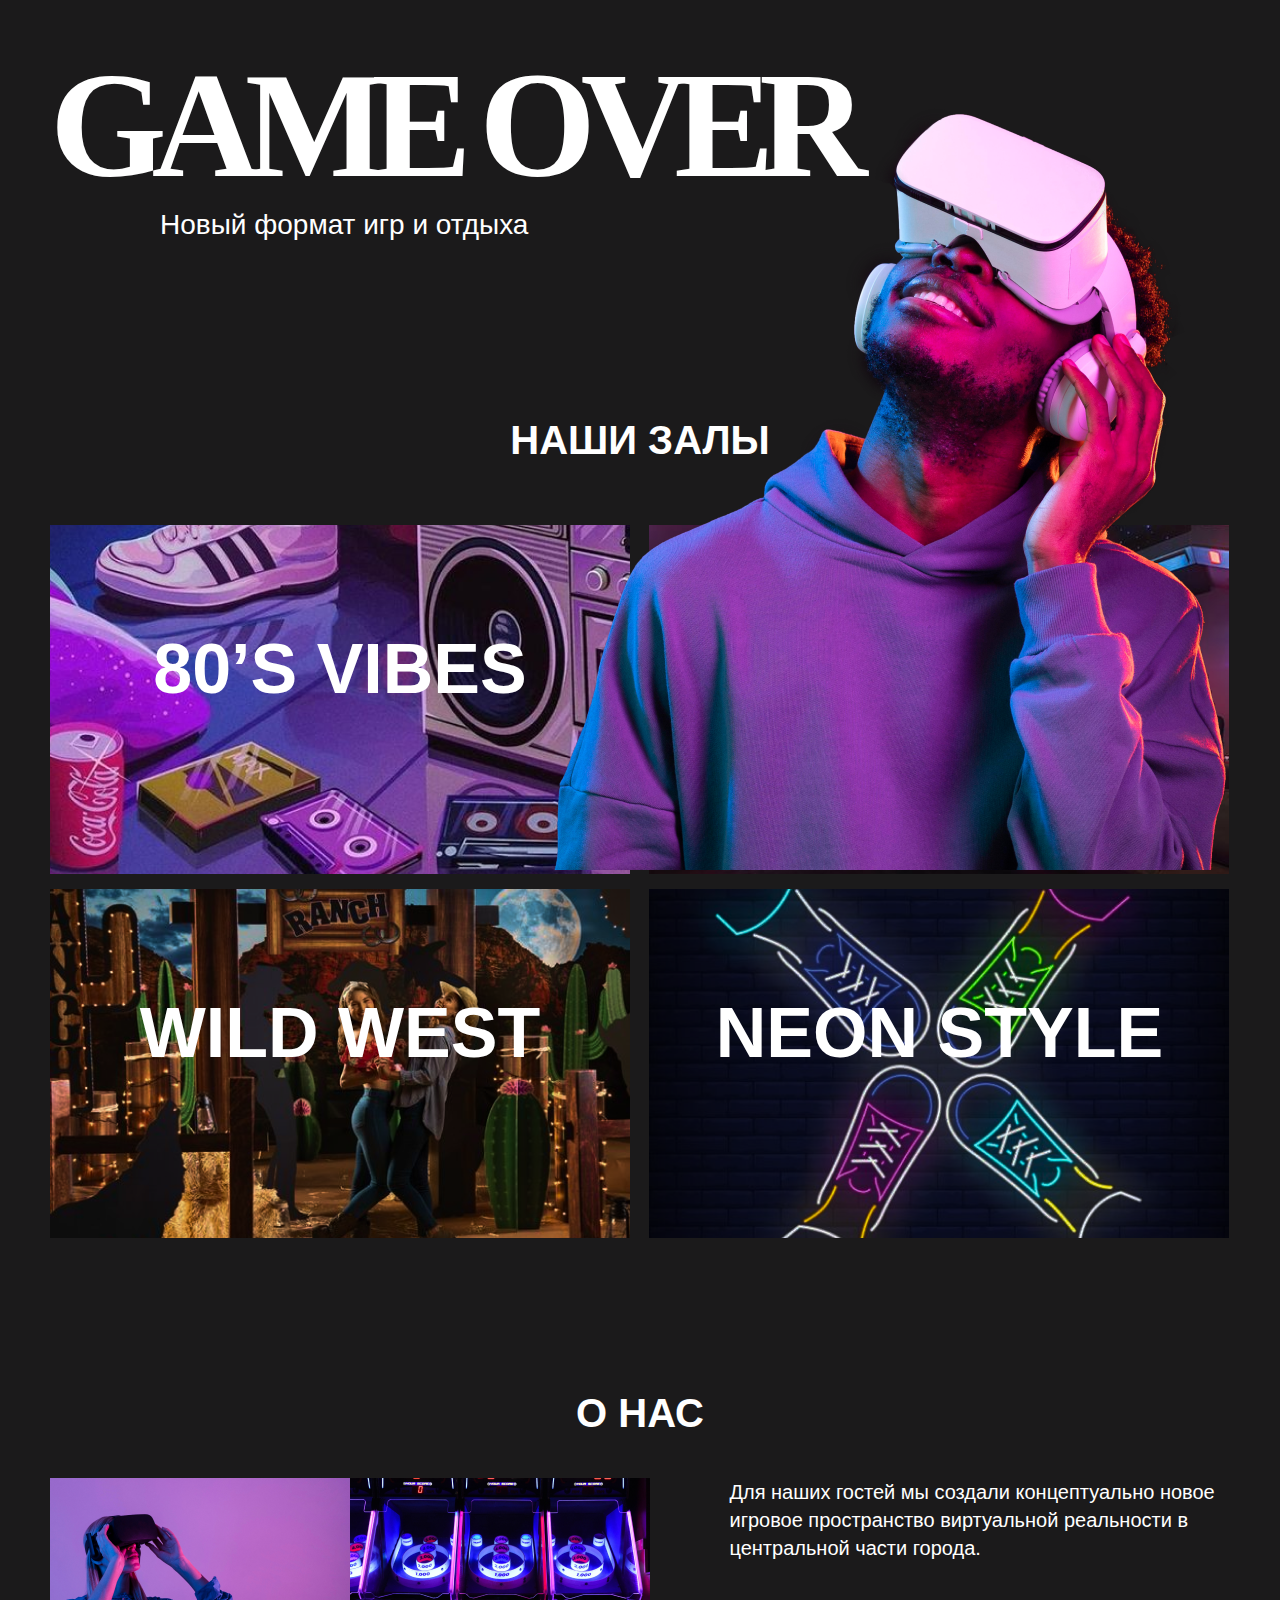
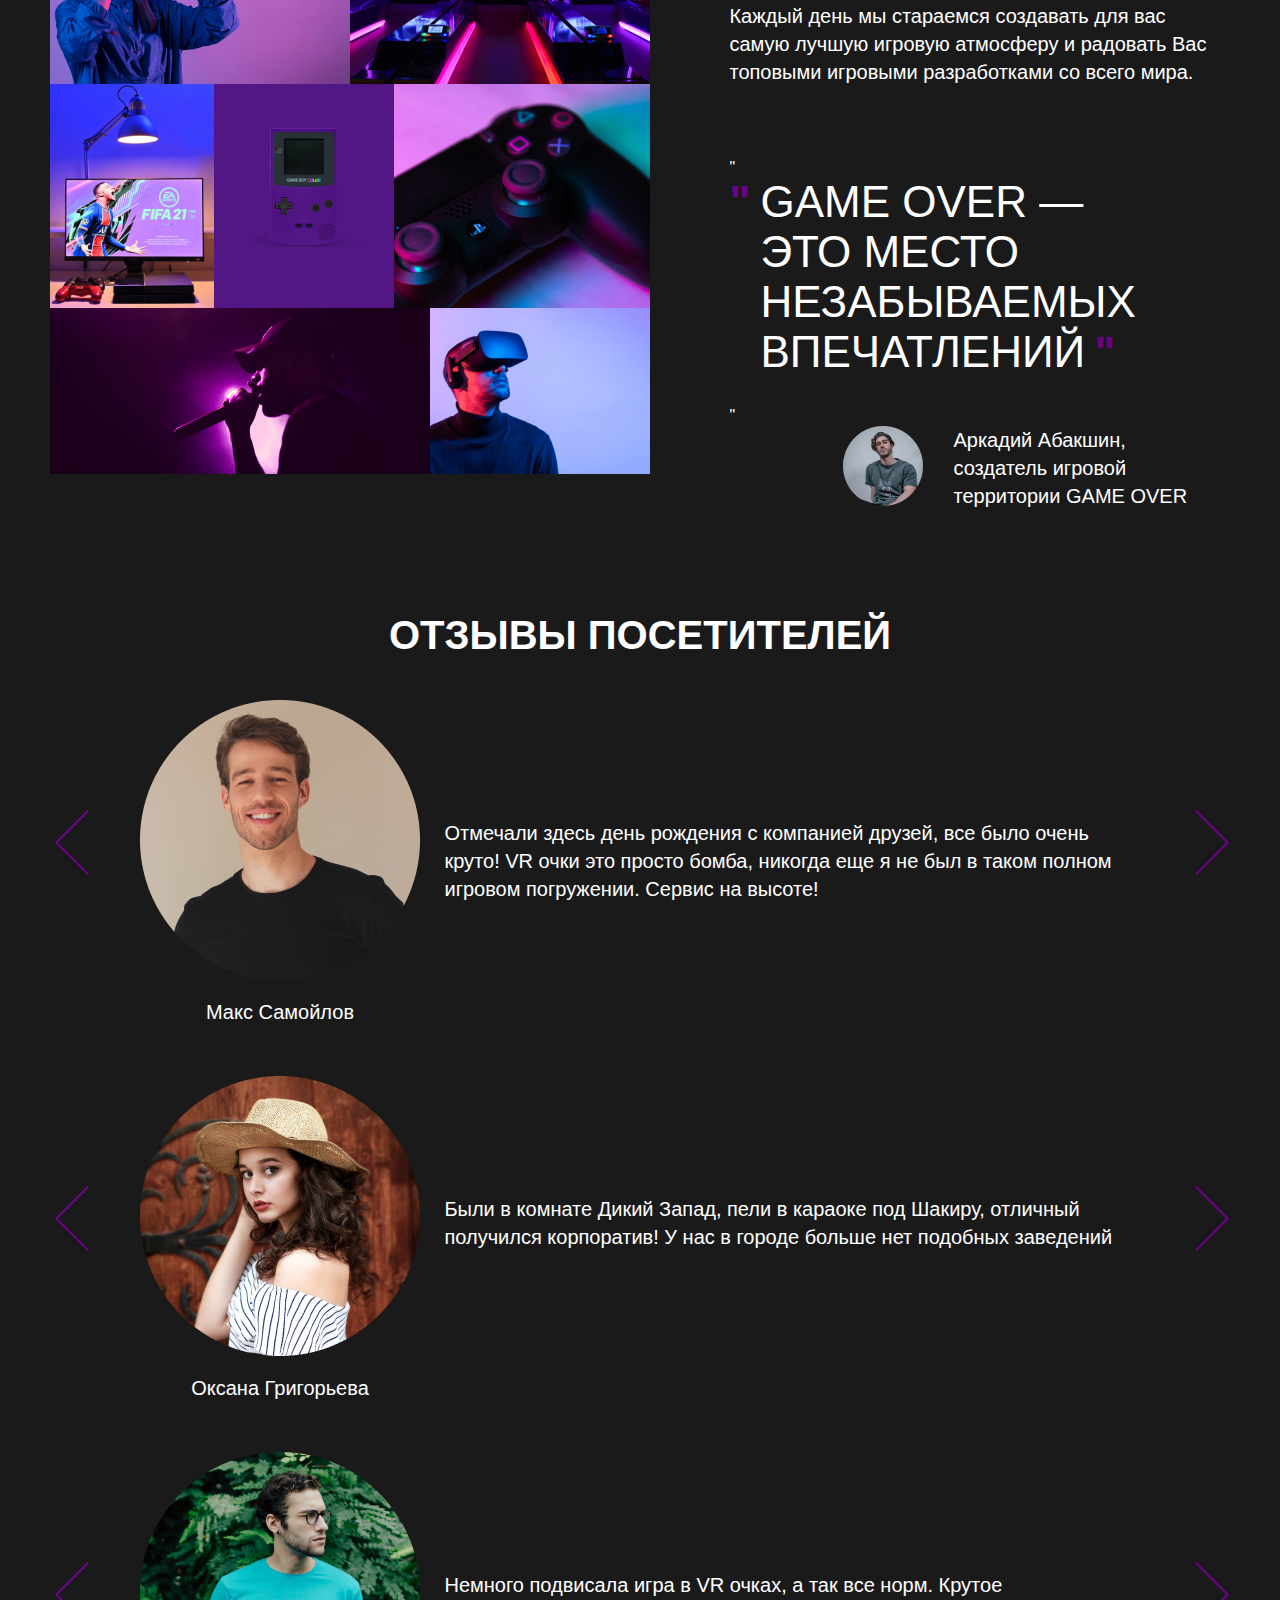
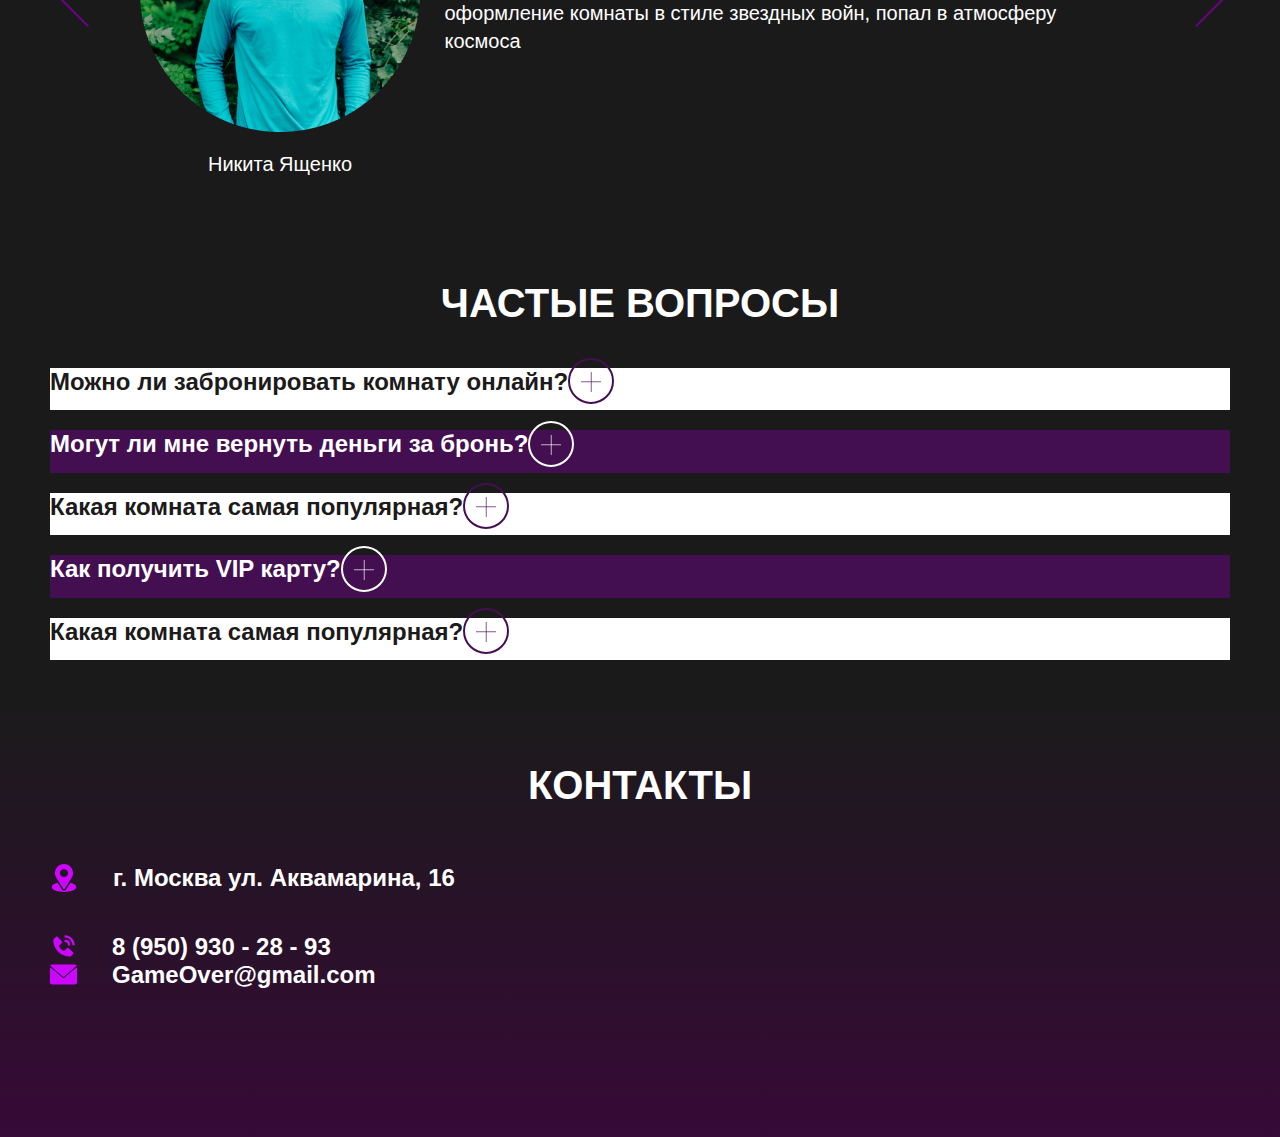
<file: goo.html>
<!DOCTYPE html>
<html lang="ru">
<head>
  <meta charset="UTF-8">
  <title>GO</title>
  <link rel="icon" type="image/svg+xml" href="head/img/icon.svg">
  <link rel="stylesheet" href="style/style.css">
</head>
<body>
<main class="go">
  <section class="banner">
    <div class="container">

    <h1 class="banner__start-word">
      GAME OVER
    </h1>
    <p class="banner__text">
      Новый формат игр и отдыха
    </p>

    </div>
  </section>

  <section class="halls">
    <div class="container">

      <h2 class="halls__text">Наши залы</h2>

        <div class="halls__block">
          <p class="halls__block-text halls__block1 halls__bloc-uni">80’s vibes</p>
        </div>

        <div class="halls__block">
          <p class="halls__block-text halls__bloc-uni halls__block2">Star wars</p>
        </div>

        <div class="halls__block">
          <p class="halls__block-text halls__bloc-uni halls__block3">wild west</p>
        </div>

        <div class="halls__block">
          <p class="halls__block-text halls__bloc-uni halls__block4">neon style</p>
        </div>

    </div>
  </section>

  <section class="about">
    <div class="container">

      <h2 class="about__start-word">О нас</h2>

        <div class="about__block about__block-1">
        </div>

        <div class="about__block about__block-2">
          <p class="about__text">
            <span>
              Для наших гостей мы создали концептуально новое игровое
              пространство виртуальной реальности
              в центральной части города.
            </span>
            <span>
              Каждый день мы стараемся создавать
              для вас самую лучшую игровую атмосферу
              и радовать Вас топовыми игровыми разработками
              со всего мира.
            </span></p>

          <p class="about__quote-1">"</p>
          <article class="about__heading">
            <p>
              GAME OVER —
            </p>
            <p>
              это место незабываемых впечатлений
            </p>
          </article>
          <p class="about__quote-2">"</p>

          <figure class="about__boss">
            <img class="about__img" src="/about/img/boss.png" alt="boss">
            <figcaption class="about__name-of-boss">
              <p>
                Аркадий Абакшин,
              </p>
              <p>
                создатель игровой
              </p>
              <p>
                территории GAME OVER
              </p>
            </figcaption>
          </figure>
        </div>
    </div>
  </section>

  <section class="feedback">
    <div class="container">
      <h2 class="feedback__start-word">Отзывы посетителей</h2>

      <ul class="feedback__main-block">
        <li class="feedback__blocks">
          <figure class="feedback__block feedback__block-1 feedback__block-text ">
            <img class="feedback__img" src="feedback/img/1.png" alt="first person">
            <figcaption>
              Макс Самойлов
            </figcaption>
          </figure>

          <p class="feedback__block feedback__block-2">Отмечали здесь день рождения с компанией друзей, все было очень круто! VR очки это просто бомба, никогда еще я не был в таком полном игровом погружении. Сервис на высоте!</p>
        </li>

        <li class="feedback__blocks">
          <figure class="feedback__block feedback__block-1 feedback__block-text ">
            <img class="feedback__img" src="feedback/img/2.png" alt="first person">
            <figcaption>
              Оксана Григорьева
            </figcaption>
          </figure>

          <p class="feedback__block feedback__block-2">Были в комнате Дикий Запад, пели в караоке под Шакиру, отличный получился корпоратив! У нас в городе больше нет подобных заведений</p>
        </li>

        <li class="feedback__blocks">
          <figure class="feedback__block feedback__block-1 feedback__block-text ">
            <img class="feedback__img" src="feedback/img/3.png" alt="first person">
            <figcaption>
              Никита Ященко
            </figcaption>
          </figure>

          <p class="feedback__block feedback__block-2">Немного подвисала игра в VR очках, а так все норм. Крутое оформление комнаты в стиле звездных войн, попал в атмосферу космоса</p>
        </li>
    </ul>

    </div>
  </section>

  <section class="questions">
    <div class="container">

      <h2 class="questions__start-word">Частые вопросы</h2>

      <ul>
        <li class="questions__block questions__block-white">
          <p class="questions__text questions__text-white">Можно ли забронировать комнату онлайн?</p>
        </li>

        <li class="questions__block questions__block-purple">
          <p class="questions__text questions__text-purple">Могут ли мне вернуть деньги за бронь?</p>
        </li>

        <li class="questions__block questions__block-white">
          <p class="questions__text questions__text-white">Какая комната самая популярная?</p>
        </li>

        <li class="questions__block questions__block-purple">
          <p class="questions__text questions__text-purple">Как получить VIP карту?</p>
        </li>

        <li class="questions__block questions__block-white">
          <p class="questions__text questions__text-white">Какая комната самая популярная?</p>
        </li>
      </ul>

    </div>
  </section>

</main>

<footer>
  <section class="contacts">
    <div class="container">
      <h2 class="contacts__text">Контакты</h2>
      <ul class="contacts__block">
        <li class="contacts__block-adres">
          <p class="contacts__link contacts__link_adres contacts__link_p">
            г. Москва ул. Аквамарина, 16
          </p>
        </li>
        <li>
          <a class="contacts__link contacts__link_phone contacts__link_a" href = "tel:89509302893">
            8 (950) 930 - 28 - 93
          </a>
        </li>
        <li>
          <a class="contacts__link contacts__link_mail contacts__link_a" href = "mailto:gameover@gmail.com">
            GameOver@gmail.com
          </a>
        </li>
      </ul>

      <ul class="contacts__messagers">
        <li class="contacts__mes">
          <a class="contacts__link_inst" href="https://instagram.com">
          </a>
        </li>
        <li class="contacts__mes">
          <a class="contacts__link_vk" href="https://vk.com">
          </a>
        </li>
        <li class="contacts__mes">
          <a class="contacts__link_fb" href="https://facebook.com">
          </a>
        </li>
        <li class="contacts__mes">
          <a class="contacts__link_tg" href="https://telegram.com">
          </a>
        </li>
      </ul>
    </div>
  </section>
</footer>

</body>
</html>
</file>
<file: style/style.css>
@import "../style/var.css";
@import "../style/global_style.css";
@import "../style/normalize.css";
@import "../about/about.css";
@import "../banner/banner.css";
@import "../contacts/contacts.css";
@import "../halls/halls.css";
@import "../head/head.css";
@import "../questions/questions.css";
@import "../feedback/feedback.css";
@import "../menu/menu.css";
@import "../happy/happy.css";
@import "../form/form.css";
@import "../contacts/modal.css";

* {
  box-sizing: border-box;
}

blockquote {
  text-transform: uppercase;
}

span{
  display: block;
}
</file>
